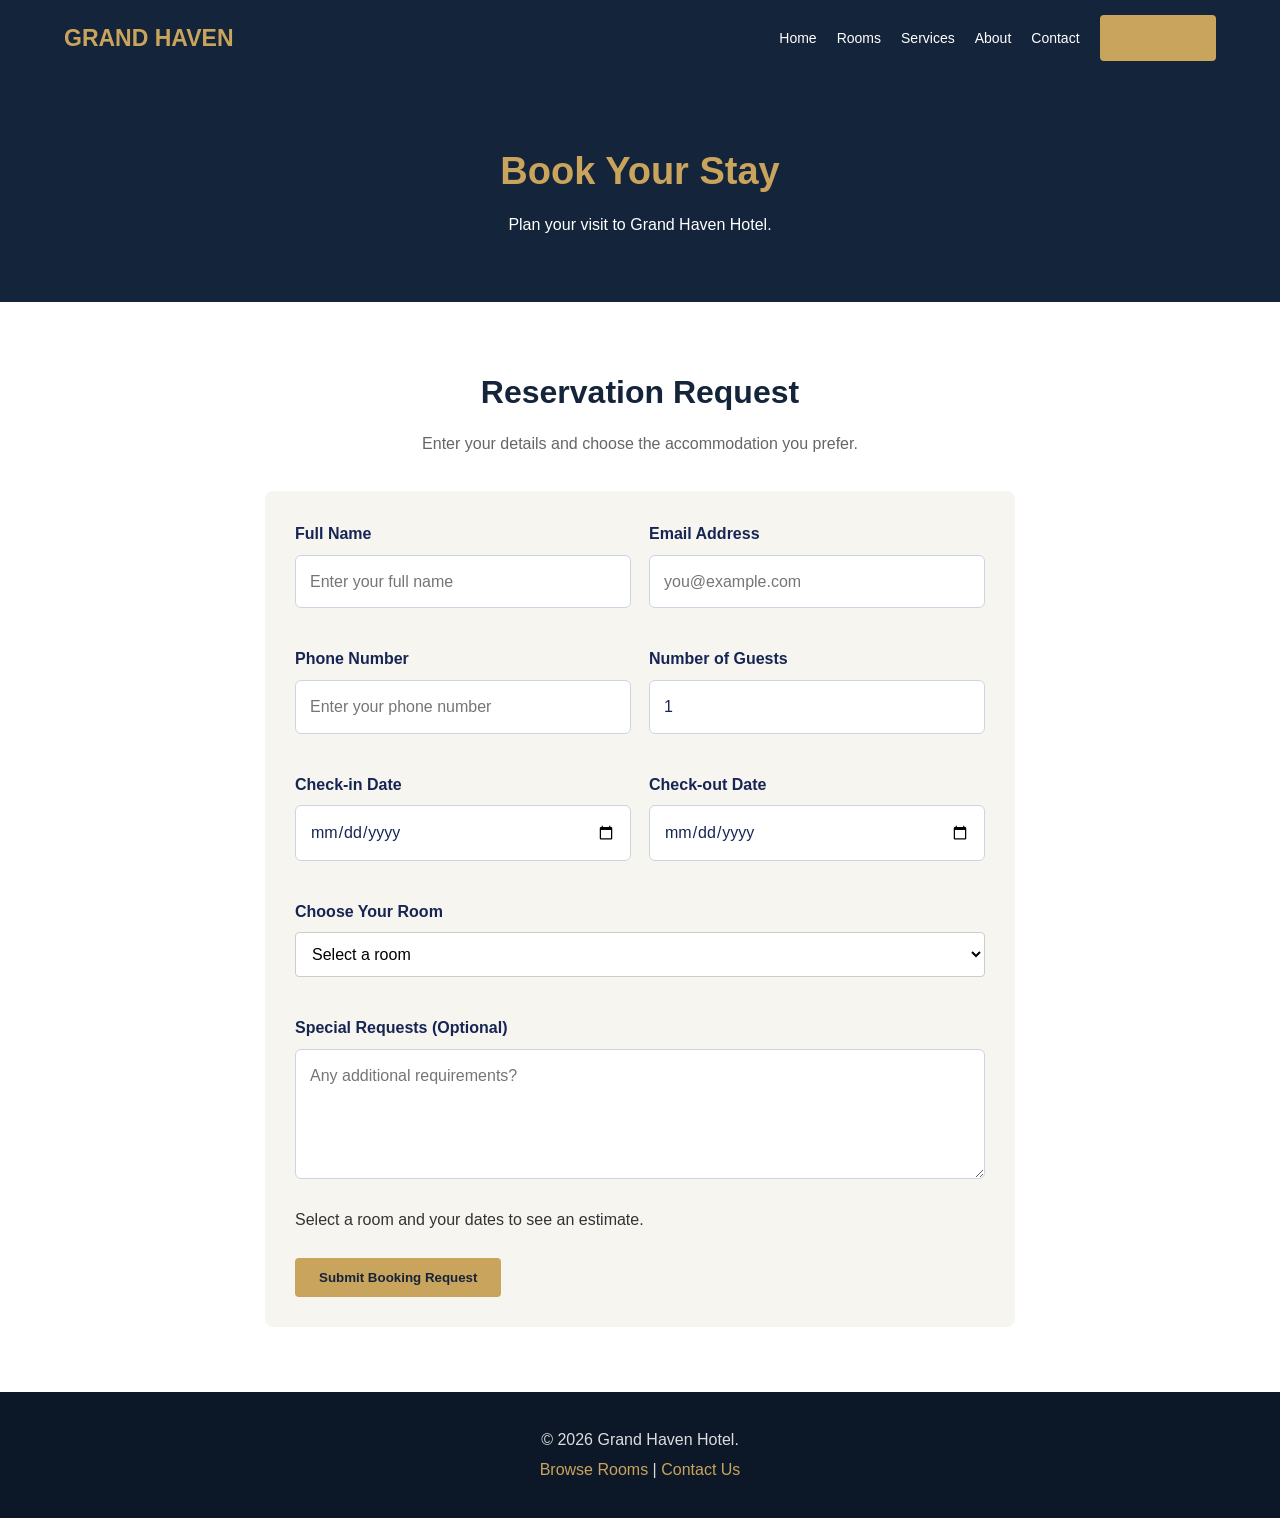
<file: booking.html>
<!DOCTYPE html>
<html lang="en">
<head>
    <meta charset="UTF-8">
    <meta name="viewport" content="width=device-width, initial-scale=1.0">
    <title>Book a Room | Grand Haven Hotel</title>
    <link rel="stylesheet" href="style.css">
    <script src="script.js" defer></script>
</head>
<body>

<header>
    <nav class="navbar container">
        <a href="index.html" class="logo">GRAND HAVEN</a>
        <button class="menu-toggle" aria-label="Toggle navigation"
                aria-expanded="false" aria-controls="main-nav">☰</button>
        <ul class="nav-links" id="main-nav">
            <li><a href="index.html">Home</a></li>
            <li><a href="rooms.html">Rooms</a></li>
            <li><a href="services.html">Services</a></li>
            <li><a href="about.html">About</a></li>
            <li><a href="contact.html">Contact</a></li>
            <li><a class="btn active" href="booking.html">Book Now</a></li>
        </ul>
    </nav>
</header>

<main>
    <section class="page-banner">
        <h1>Book Your Stay</h1>
        <p>Plan your visit to Grand Haven Hotel.</p>
    </section>

    <section class="section container">
        <h2 class="section-title">Reservation Request</h2>
        <p class="section-intro">
            Enter your details and choose the accommodation you prefer.
        </p>

        <div class="form-wrapper">
            <form id="booking-form">
                <div class="form-grid">
                    <div class="form-group">
                        <label for="fullname">Full Name</label>
                        <input type="text" id="fullname" name="fullname"
                               placeholder="Enter your full name" required>
                    </div>

                    <div class="form-group">
                        <label for="email">Email Address</label>
                        <input type="email" id="email" name="email"
                               placeholder="you@example.com" required>
                    </div>

                    <div class="form-group">
                        <label for="phone">Phone Number</label>
                        <input type="tel" id="phone" name="phone"
                               placeholder="Enter your phone number" required>
                    </div>

                    <div class="form-group">
                        <label for="guests">Number of Guests</label>
                        <input type="number" id="guests" name="guests"
                               min="1" max="10" value="1" required>
                    </div>

                    <div class="form-group">
                        <label for="checkin">Check-in Date</label>
                        <input type="date" id="checkin" name="checkin" required>
                    </div>

                    <div class="form-group">
                        <label for="checkout">Check-out Date</label>
                        <input type="date" id="checkout" name="checkout" required>
                    </div>

                    <div class="form-group full-width">
                        <label for="room">Choose Your Room</label>
                        <select id="room" name="room" required>
                            <option value="" data-price="0">Select a room</option>
                            <option value="Deluxe Room" data-price="80000">Deluxe Room — ₦80,000/night</option>
                            <option value="Executive Suite" data-price="150000">Executive Suite — ₦150,000/night</option>
                            <option value="Presidential Suite" data-price="300000">Presidential Suite — ₦300,000/night</option>
                            <option value="Twin Room" data-price="100000">Twin Room — ₦100,000/night</option>
                            <option value="Family Room" data-price="180000">Family Room — ₦180,000/night</option>
                            <option value="Luxury Villa" data-price="250000">Luxury Villa — ₦250,000/night</option>
                        </select>
                    </div>

                    <div class="form-group full-width">
                        <label for="requests">Special Requests (Optional)</label>
                        <textarea id="requests" name="requests"
                                  placeholder="Any additional requirements?"></textarea>
                    </div>
                </div>

                <p id="estimate" aria-live="polite">
                    Select a room and dates to see an estimate.
                </p>

                <br>
                <button type="submit" class="btn">Submit Booking Request</button>

                <p id="booking-message" class="form-message"
                   role="status" aria-live="polite" hidden></p>
            </form>
        </div>
    </section>
</main>

<footer>
    <div class="container">
        <p>&copy; <span class="current-year"></span> Grand Haven Hotel.</p>
        <p><a href="rooms.html">Browse Rooms</a> | <a href="contact.html">Contact Us</a></p>
    </div>
</footer>

</body>
</html>
</file>
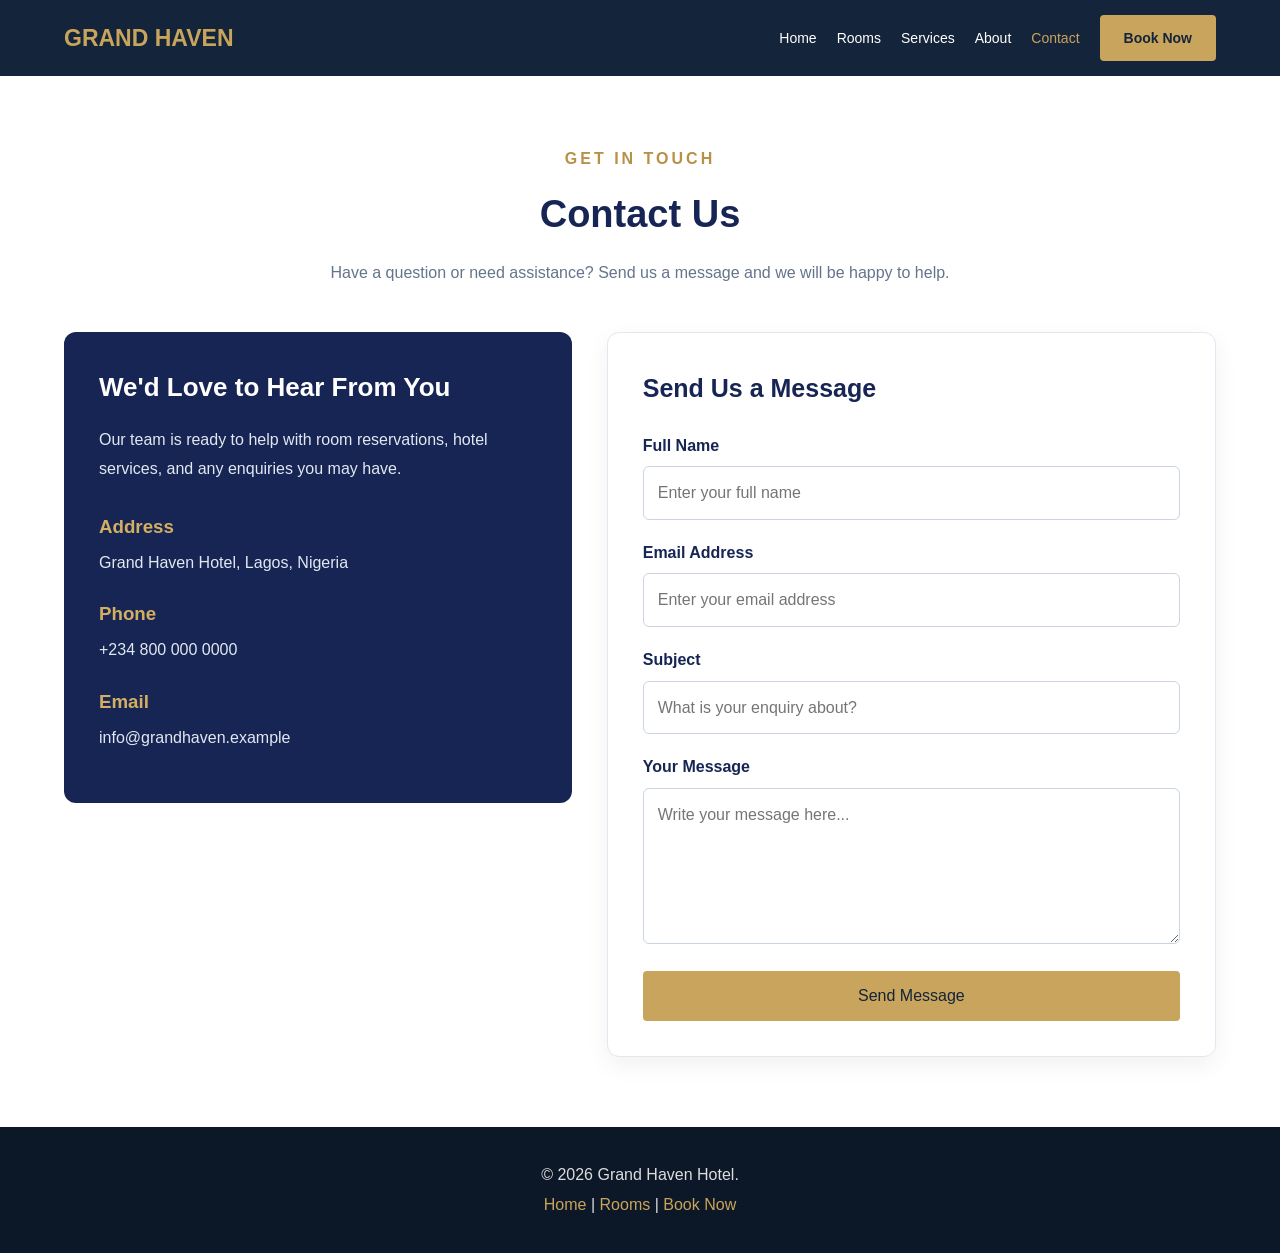
<file: contact.html>
<!DOCTYPE html>
<html lang="en">
<head>
    <meta charset="UTF-8">
    <meta name="viewport" content="width=device-width, initial-scale=1.0">
    <title>Contact Us | Grand Haven Hotel</title>
    <link rel="stylesheet" href="style.css">
    <script src="script.js" defer></script>
</head>
<body>

<header>
    <nav class="navbar container">
        <a href="index.html" class="logo">GRAND HAVEN</a>
        <button class="menu-toggle" aria-label="Toggle navigation"
                aria-expanded="false" aria-controls="main-nav">☰</button>
        <ul class="nav-links" id="main-nav">
            <li><a href="index.html">Home</a></li>
            <li><a href="rooms.html">Rooms</a></li>
            <li><a href="services.html">Services</a></li>
            <li><a href="about.html">About</a></li>
            <li><a class="active" href="contact.html">Contact</a></li>
            <li><a class="btn" href="booking.html">Book Now</a></li>
        </ul>
    </nav>
</header>

<main>
   
<section class="contact-section">
    <div class="section-heading">
        <p class="section-subtitle">GET IN TOUCH</p>
        <h1>Contact Us</h1>
        <p>
            Have a question or need assistance?
            Send us a message and we will be happy to help.
        </p>
    </div>

    <div class="contact-grid">

        <div class="contact-info">
            <h2>We'd Love to Hear From You</h2>

            <p>
                Our team is ready to help with room reservations,
                hotel services, and any enquiries you may have.
            </p>

            <div class="contact-detail">
                <h3>Address</h3>
                <p>Grand Haven Hotel, Lagos, Nigeria</p>
            </div>

            <div class="contact-detail">
                <h3>Phone</h3>
                <p>+234 800 000 0000</p>
            </div>

            <div class="contact-detail">
                <h3>Email</h3>
                <p>info@grandhaven.example</p>
            </div>
        </div>

        <div class="contact-form-card">
            <h2>Send Us a Message</h2>

            <form id="contact-form">

                <div class="form-group">
                    <label for="name">Full Name</label>
                    <input
                        type="text"
                        id="name"
                        name="name"
                        placeholder="Enter your full name"
                        required
                    >
                </div>

                <div class="form-group">
                    <label for="contact-email">Email Address</label>
                    <input
                        type="email"
                        id="contact-email"
                        name="email"
                        placeholder="Enter your email address"
                        required
                    >
                </div>

                <div class="form-group">
                    <label for="subject">Subject</label>
                    <input
                        type="text"
                        id="subject"
                        name="subject"
                        placeholder="What is your enquiry about?"
                        required
                    >
                </div>

                <div class="form-group">
                    <label for="contact-message-text">Your Message</label>
                    <textarea
                        id="contact-message-text"
                        name="message"
                        rows="5"
                        placeholder="Write your message here..."
                        required
                    ></textarea>
                </div>

                <button type="submit" class="btn">
                    Send Message
                </button>

                <p
                    id="contact-message"
                    class="form-message"
                    role="status"
                    hidden
                ></p>

            </form>
        </div>

    </div>
</section>
</main>

<footer>
    <div class="container">
        <p>&copy; <span class="current-year"></span> Grand Haven Hotel.</p>
        <p><a href="index.html">Home</a> | <a href="rooms.html">Rooms</a> | <a href="booking.html">Book Now</a></p>
    </div>
</footer>

</body>
</html>
</file>
<file: style.css>
/* GENERAL STYLING */
* {
    margin: 0;
    padding: 0;
    box-sizing: border-box;
}

:root {
    --navy: #14243a;
    --gold: #c9a45c;
    --light: #f7f5f0;
    --white: #ffffff;
    --text: #333333;
}

html {
    scroll-behavior: smooth;
}

body {
    font-family: Arial, sans-serif;
    background: var(--white);
    color: var(--text);
    line-height: 1.6;
}

a {
    text-decoration: none;
    color: inherit;
}

img {
    max-width: 100%;
    display: block;
}

.container {
    width: 90%;
    max-width: 1200px;
    margin: auto;
}

.btn {
    display: inline-block;
    background: var(--gold);
    color: var(--navy);
    padding: 12px 24px;
    border: none;
    border-radius: 4px;
    font-weight: bold;
    cursor: pointer;
    transition: 0.3s;
}

.btn:hover {
    background: #b38d45;
    transform: translateY(-2px);
}

.section {
    padding: 65px 0;
}

.section-title {
    text-align: center;
    color: var(--navy);
    font-size: 32px;
    margin-bottom: 12px;
}

.section-intro {
    text-align: center;
    max-width: 650px;
    margin: 0 auto 35px;
    color: #666;
}

/* HEADER AND NAVIGATION */
header {
    background: var(--navy);
    color: var(--white);
    position: sticky;
    top: 0;
    z-index: 1000;
}

.navbar {
    min-height: 76px;
    display: flex;
    align-items: center;
    justify-content: space-between;
    gap: 20px;
}

.logo {
    font-size: 23px;
    font-weight: bold;
    color: var(--gold);
    white-space: nowrap;
}

.nav-links {
    display: flex;
    align-items: center;
    gap: 20px;
    list-style: none;
}

.nav-links a {
    font-size: 14px;
    transition: color 0.3s;
}

.nav-links a:hover,
.nav-links a.active {
    color: var(--gold);
}

.menu-toggle {
    display: none;
    background: transparent;
    color: white;
    border: none;
    font-size: 27px;
    cursor: pointer;
}

/* PAGE BANNER */
.page-banner {
    background: var(--navy);
    color: white;
    text-align: center;
    padding: 65px 20px;
}

.page-banner h1 {
    font-size: 38px;
    color: var(--gold);
    margin-bottom: 10px;
}

/* HOMEPAGE HERO */
.hero {
    min-height: 560px;
    display: flex;
    align-items: center;
    color: white;
    background:
        linear-gradient(rgba(12, 24, 40, 0.65),
                        rgba(12, 24, 40, 0.65)),
        url("https://images.unsplash.com/photo-1566073771259-6a8506099945?auto=format&fit=crop&w=1800&q=85")
        center/cover no-repeat;
}

.hero-content {
    max-width: 720px;
    padding: 80px 0;
}

.hero h1 {
    font-size: clamp(38px, 6vw, 62px);
    line-height: 1.15;
    margin-bottom: 20px;
}

.hero p {
    font-size: 18px;
    margin-bottom: 28px;
}

/* CARDS */
.card-grid {
    display: grid;
    grid-template-columns: repeat(3, 1fr);
    gap: 25px;
}

.card {
    background: white;
    border-radius: 7px;
    overflow: hidden;
    box-shadow: 0 5px 22px rgba(0, 0, 0, 0.08);
}

.card img {
    width: 100%;
    height: 230px;
    object-fit: cover;
}

.card-content {
    padding: 22px;
}

.card h3 {
    color: var(--navy);
    margin-bottom: 10px;
}

.price {
    color: #a67d31;
    font-size: 20px;
    font-weight: bold;
    margin: 12px 0;
}

.card-content .btn {
    margin-top: 12px;
}

/* FEATURES */
.features {
    display: grid;
    grid-template-columns: repeat(3, 1fr);
    gap: 25px;
}

.feature {
    padding: 28px 22px;
    background: var(--light);
    border-radius: 6px;
    text-align: center;
}

.feature h3 {
    color: var(--navy);
    margin-bottom: 10px;
}

/* ABOUT */
.about-grid {
    display: grid;
    grid-template-columns: 1fr 1fr;
    align-items: center;
    gap: 40px;
}

.about-grid img {
    width: 100%;
    height: 380px;
    object-fit: cover;
    border-radius: 7px;
}

.about-grid h2 {
    color: var(--navy);
    font-size: 30px;
    margin-bottom: 18px;
}

/* FORMS */
.form-wrapper {
    max-width: 750px;
    margin: auto;
    background: var(--light);
    padding: 30px;
    border-radius: 8px;
}

.form-grid {
    display: grid;
    grid-template-columns: 1fr 1fr;
    gap: 18px;
}

.form-group {
    margin-bottom: 18px;
}

.form-group label {
    display: block;
    font-weight: bold;
    margin-bottom: 7px;
}

.form-group input,
.form-group select,
.form-group textarea {
    width: 100%;
    padding: 12px;
    border: 1px solid #ccc;
    border-radius: 4px;
    font: inherit;
    background: white;
}

.form-group textarea {
    min-height: 130px;
    resize: vertical;
}

.full-width {
    grid-column: 1 / -1;
}

.form-message {
    margin-top: 18px;
    padding: 12px;
    background: #e7f5e9;
    color: #205b2c;
    border-radius: 4px;
    overflow-wrap: anywhere;
}

/* CONTACT */
.contact-grid {
    display: grid;
    grid-template-columns: 1fr 1.3fr;
    gap: 35px;
}

.contact-info {
    background: var(--navy);
    color: white;
    padding: 30px;
    border-radius: 7px;
}

.contact-info h3 {
    color: var(--gold);
    margin-bottom: 15px;
}

.contact-info p {
    margin-bottom: 18px;
}

/* CALL TO ACTION */
.cta {
    background: var(--navy);
    color: white;
    text-align: center;
    padding: 55px 20px;
}

.cta h2 {
    color: var(--gold);
    margin-bottom: 12px;
}

/* FOOTER */
footer {
    background: #0c1727;
    color: #ddd;
    padding: 30px 0;
    text-align: center;
}

footer p {
    margin: 5px 0;
}

footer a {
    color: var(--gold);
}

/* RESPONSIVE DESIGN */
@media (max-width: 900px) {
    .nav-links {
        gap: 12px;
    }

    .nav-links a {
        font-size: 12px;
    }

    .card-grid,
    .features {
        grid-template-columns: repeat(2, 1fr);
    }
}

@media (max-width: 700px) {
    .navbar {
        flex-wrap: wrap;
        padding: 15px 0;
    }

    .menu-toggle {
        display: block;
    }

    .nav-links {
        display: none;
        width: 100%;
        flex-direction: column;
        align-items: flex-start;
        padding: 10px 0;
    }

    .nav-links.open {
        display: flex;
    }

    .nav-links a {
        font-size: 15px;
        display: block;
        padding: 5px 0;
    }

    .hero {
        min-height: 470px;
    }

    .hero h1 {
        font-size: 39px;
    }

    .card-grid,
    .features,
    .about-grid,
    .contact-grid,
    .form-grid {
        grid-template-columns: 1fr;
    }

    .full-width {
        grid-column: auto;
    }

    .section-title {
        font-size: 27px;
    }

    .page-banner h1 {
        font-size: 31px;
    }

    .form-wrapper {
        padding: 20px;
    }
}

/* CONTACT PAGE */

.contact-section {
    max-width: 1200px;
    margin: 0 auto;
    padding: 70px 24px;
}

.section-heading {
    text-align: center;
    max-width: 700px;
    margin: 0 auto 45px;
}

.section-subtitle {
    color: #b89146;
    font-weight: bold;
    letter-spacing: 3px;
    margin-bottom: 12px;
}

.section-heading h1 {
    color: #172554;
    font-size: 38px;
    margin-bottom: 15px;
}

.section-heading > p:last-child {
    color: #64748b;
    line-height: 1.7;
}

.contact-grid {
    display: grid;
    grid-template-columns: 1fr 1.2fr;
    gap: 35px;
    align-items: start;
}

.contact-info {
    background: #172554;
    color: #ffffff;
    padding: 35px;
    border-radius: 12px;
}

.contact-info h2 {
    font-size: 26px;
    margin-bottom: 18px;
}

.contact-info > p {
    color: #e2e8f0;
    line-height: 1.8;
    margin-bottom: 28px;
}

.contact-detail {
    margin-top: 24px;
}

.contact-detail h3 {
    color: #d4af62;
    margin-bottom: 8px;
}

.contact-detail p {
    color: #e2e8f0;
    overflow-wrap: anywhere;
    line-height: 1.6;
}

.contact-form-card {
    background: #ffffff;
    padding: 35px;
    border: 1px solid #e2e8f0;
    border-radius: 12px;
    box-shadow: 0 8px 25px rgba(15, 23, 42, 0.06);
}

.contact-form-card h2 {
    color: #172554;
    font-size: 25px;
    margin-bottom: 25px;
}

.form-group {
    margin-bottom: 20px;
}

.form-group label {
    display: block;
    color: #172554;
    font-weight: 600;
    margin-bottom: 8px;
}

.form-group input,
.form-group textarea {
    width: 100%;
    padding: 13px 14px;
    border: 1px solid #cbd5e1;
    border-radius: 6px;
    font: inherit;
    color: #172554;
    background: #ffffff;
    outline: none;
    transition: border-color 0.2s, box-shadow 0.2s;
}

.form-group input:focus,
.form-group textarea:focus {
    border-color: #b89146;
    box-shadow: 0 0 0 3px rgba(184, 145, 70, 0.15);
}

.form-group textarea {
    resize: vertical;
    min-height: 130px;
}

.contact-form-card .btn {
    width: 100%;
    border: none;
    cursor: pointer;
    font: inherit;
}

.form-message {
    margin-top: 15px;
    line-height: 1.6;
}

/* MOBILE RESPONSIVENESS */

@media (max-width: 768px) {
    .contact-section {
        padding: 45px 18px;
    }

    .section-heading h1 {
        font-size: 30px;
    }

    .contact-grid {
        grid-template-columns: 1fr;
    }

    .contact-info,
    .contact-form-card {
        padding: 25px;
    }
}
</file>
